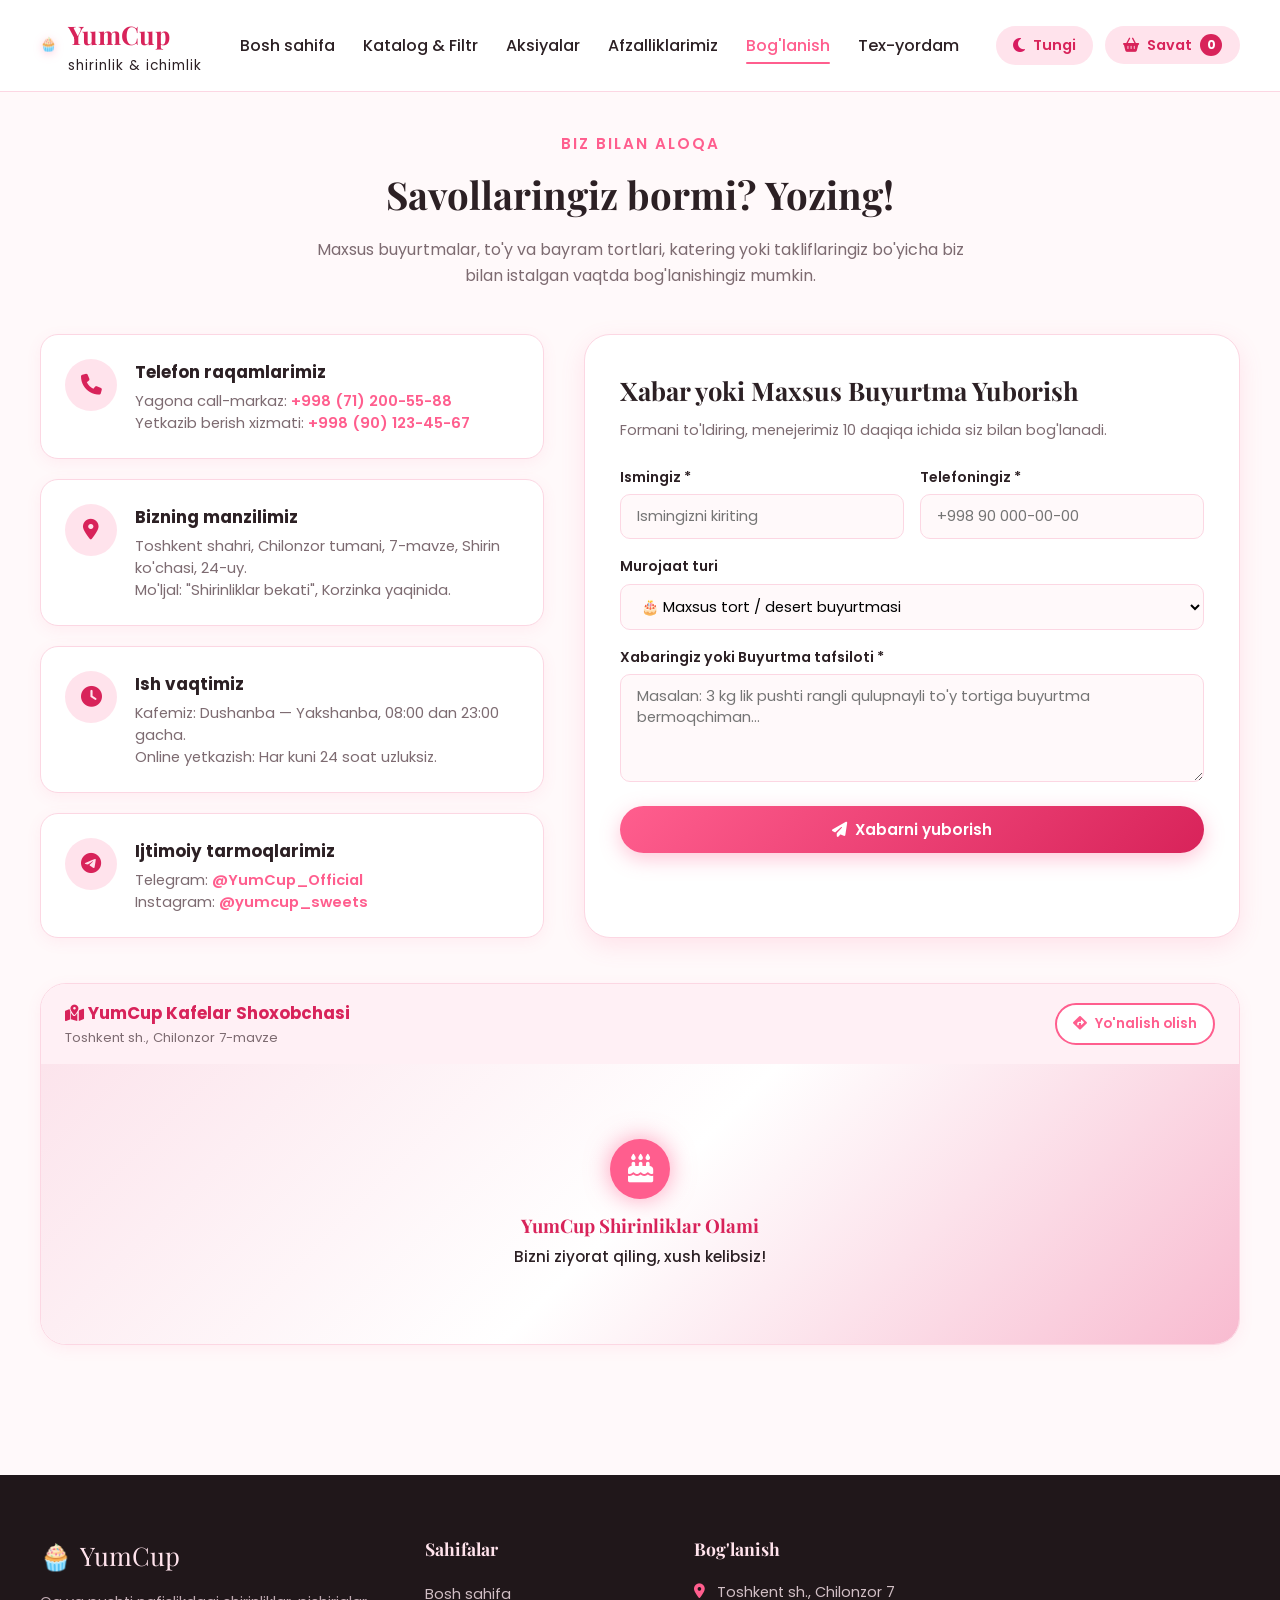
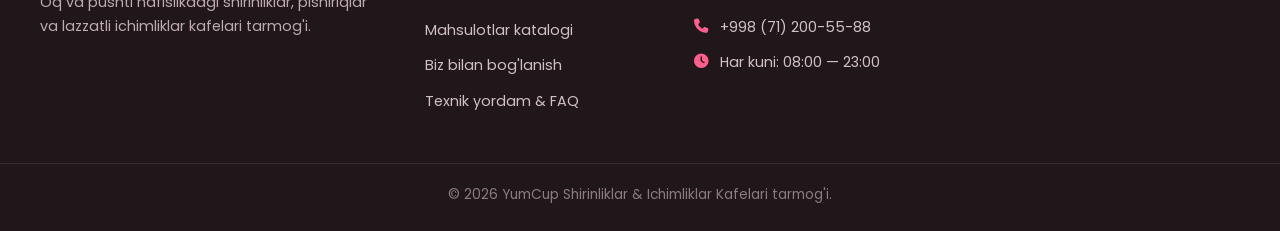
<file: boglanish.html>
<!DOCTYPE html>
<html lang="uz">
<head>
  <meta charset="UTF-8">
  <meta name="viewport" content="width=device-width, initial-scale=1.0">
  <title>YumCup - Biz bilan Bog'lanish</title>
  <link rel="stylesheet" href="style.css">
  <link rel="stylesheet" href="https://cdnjs.cloudflare.com/ajax/libs/font-awesome/6.4.0/css/all.min.css">
  <script>
    (function() {
      const theme = localStorage.getItem('yumcup_theme') || 'light';
      document.documentElement.setAttribute('data-theme', theme);
    })();
  </script>
  <style>
    .contact-layout {
      display: grid;
      grid-template-columns: 1fr 1.3fr;
      gap: 40px;
      margin-top: 40px;
    }

    .contact-info-cards {
      display: flex;
      flex-direction: column;
      gap: 20px;
    }

    .info-card {
      background: var(--pure-white);
      border: 1px solid var(--border-pink);
      border-radius: var(--radius-md);
      padding: 24px;
      display: flex;
      gap: 18px;
      align-items: flex-start;
      box-shadow: var(--shadow-sm);
      transition: var(--transition);
    }

    .info-card:hover {
      transform: translateY(-4px);
      box-shadow: var(--shadow-md);
      border-color: var(--primary-pink);
    }

    .info-icon {
      width: 52px;
      height: 52px;
      background: var(--light-pink);
      color: var(--primary-dark);
      border-radius: 50%;
      display: flex;
      align-items: center;
      justify-content: center;
      font-size: 1.3rem;
      flex-shrink: 0;
    }

    .info-detail h4 {
      font-size: 1.05rem;
      color: var(--text-dark);
      margin-bottom: 4px;
    }

    .info-detail p {
      color: var(--text-muted);
      font-size: 0.92rem;
      line-height: 1.5;
    }

    .info-detail a {
      color: var(--primary-pink);
      font-weight: 600;
    }

    .contact-form-card {
      background: var(--pure-white);
      border: 1px solid var(--border-pink);
      border-radius: var(--radius-lg);
      padding: 35px;
      box-shadow: var(--shadow-md);
    }

    .map-mock-box {
      margin-top: 45px;
      background: var(--pure-white);
      border: 1px solid var(--border-pink);
      border-radius: var(--radius-lg);
      overflow: hidden;
      box-shadow: var(--shadow-sm);
    }

    .map-header {
      padding: 16px 24px;
      background: var(--soft-pink);
      display: flex;
      justify-content: space-between;
      align-items: center;
    }

    .map-visual {
      height: 280px;
      background: linear-gradient(135deg, #fce4ec 0%, #fff 50%, #f8bbd0 100%);
      display: flex;
      flex-direction: column;
      align-items: center;
      justify-content: center;
      text-align: center;
      position: relative;
    }

    .map-pin {
      width: 60px;
      height: 60px;
      background: var(--primary-pink);
      color: white;
      border-radius: 50%;
      display: flex;
      align-items: center;
      justify-content: center;
      font-size: 1.8rem;
      box-shadow: 0 0 25px rgba(255, 94, 142, 0.6);
      animation: pulse 2s infinite;
      margin-bottom: 12px;
    }

    @keyframes pulse {
      0% { transform: scale(1); }
      50% { transform: scale(1.1); }
      100% { transform: scale(1); }
    }

    @media (max-width: 992px) {
      .contact-layout {
        grid-template-columns: 1fr;
      }
    }
  </style>
</head>
<body>

  <!-- ================= NAVBAR ================= -->
  <header class="header">
    <div class="container">
      <a href="index.html" class="logo">
        <span class="logo-icon">🧁</span>
        <div>
          YumCup
          <span>shirinlik & ichimlik</span>
        </div>
      </a>

      <nav class="nav-menu">
        <a href="index.html" class="nav-link">Bosh sahifa</a>
        <a href="filtr.html" class="nav-link">Katalog & Filtr</a>
        <a href="index.html#specialOffer" class="nav-link">Aksiyalar</a>
        <a href="index.html#aboutSection" class="nav-link">Afzalliklarimiz</a>
        <a href="boglanish.html" class="nav-link active">Bog'lanish</a>
        <a href="tex-yordam.html" class="nav-link">Tex-yordam</a>
      </nav>

      <div class="nav-actions">
        <button class="theme-btn" onclick="toggleDarkMode()" id="themeToggle" title="Tungi / Kunduzgi rejim">
          <i class="fa-solid fa-moon"></i>
          <span class="nav-btn-label">Tungi</span>
        </button>
        <button class="cart-btn" onclick="toggleCartDrawer()" title="Xarid savati">
          <i class="fa-solid fa-basket-shopping"></i>
          <span class="nav-btn-label">Savat</span>
          <span class="cart-count">0</span>
        </button>
        <button class="hamburger" onclick="toggleMobileMenu()">
          <i class="fa-solid fa-bars"></i>
        </button>
      </div>
    </div>
  </header>

  <!-- ================= CONTENT ================= -->
  <main class="container" style="padding-top: 40px; padding-bottom: 70px;">
    
    <div class="section-title-wrap" style="text-align: center;">
      <span class="section-subtitle">Biz bilan aloqa</span>
      <h1 class="section-title">Savollaringiz bormi? Yozing!</h1>
      <p class="section-desc">
        Maxsus buyurtmalar, to'y va bayram tortlari, katering yoki takliflaringiz bo'yicha biz bilan istalgan vaqtda bog'lanishingiz mumkin.
      </p>
    </div>

    <div class="contact-layout">
      <!-- ALOQA MA'LUMOTLARI -->
      <div class="contact-info-cards">
        
        <div class="info-card">
          <div class="info-icon">
            <i class="fa-solid fa-phone"></i>
          </div>
          <div class="info-detail">
            <h4>Telefon raqamlarimiz</h4>
            <p>
              Yagona call-markaz: <a href="tel:+998712005588">+998 (71) 200-55-88</a><br>
              Yetkazib berish xizmati: <a href="tel:+998901234567">+998 (90) 123-45-67</a>
            </p>
          </div>
        </div>

        <div class="info-card">
          <div class="info-icon">
            <i class="fa-solid fa-location-dot"></i>
          </div>
          <div class="info-detail">
            <h4>Bizning manzilimiz</h4>
            <p>
              Toshkent shahri, Chilonzor tumani, 7-mavze, Shirin ko'chasi, 24-uy.<br>
              Mo'ljal: "Shirinliklar bekati", Korzinka yaqinida.
            </p>
          </div>
        </div>

        <div class="info-card">
          <div class="info-icon">
            <i class="fa-solid fa-clock"></i>
          </div>
          <div class="info-detail">
            <h4>Ish vaqtimiz</h4>
            <p>
              Kafemiz: Dushanba — Yakshanba, 08:00 dan 23:00 gacha.<br>
              Online yetkazish: Har kuni 24 soat uzluksiz.
            </p>
          </div>
        </div>

        <div class="info-card">
          <div class="info-icon">
            <i class="fa-brands fa-telegram"></i>
          </div>
          <div class="info-detail">
            <h4>Ijtimoiy tarmoqlarimiz</h4>
            <p>
              Telegram: <a href="#">@YumCup_Official</a><br>
              Instagram: <a href="#">@yumcup_sweets</a>
            </p>
          </div>
        </div>

      </div>

      <!-- ALOQA FORMASI -->
      <div class="contact-form-card">
        <h3 class="font-display" style="font-size: 1.6rem; color: var(--text-dark); margin-bottom: 8px;">
          Xabar yoki Maxsus Buyurtma Yuborish
        </h3>
        <p style="color: var(--text-muted); font-size: 0.9rem; margin-bottom: 24px;">
          Formani to'ldiring, menejerimiz 10 daqiqa ichida siz bilan bog'lanadi.
        </p>

        <form id="contactForm" onsubmit="handleContactSubmit(event)">
          <div style="display: grid; grid-template-columns: 1fr 1fr; gap: 16px;">
            <div class="form-group">
              <label class="form-label">Ismingiz *</label>
              <input type="text" id="contactName" class="form-control" placeholder="Ismingizni kiriting" required>
            </div>
            <div class="form-group">
              <label class="form-label">Telefoningiz *</label>
              <input type="tel" id="contactPhone" class="form-control" placeholder="+998 90 000-00-00" required>
            </div>
          </div>

          <div class="form-group">
            <label class="form-label">Murojaat turi</label>
            <select id="contactSubject" class="form-control">
              <option value="buyurtma">🎂 Maxsus tort / desert buyurtmasi</option>
              <option value="katering">☕ Marosim va tadbirlar uchun katering</option>
              <option value="tarkib">🧁 Tarkib va allergenlar bo'yicha savol</option>
              <option value="hamkorlik">🤝 Hamkorlik taklifi</option>
              <option value="boshqa">💬 Boshqa savollar</option>
            </select>
          </div>

          <div class="form-group">
            <label class="form-label">Xabaringiz yoki Buyurtma tafsiloti *</label>
            <textarea id="contactMessage" class="form-control" rows="4" placeholder="Masalan: 3 kg lik pushti rangli qulupnayli to'y tortiga buyurtma bermoqchiman..." required></textarea>
          </div>

          <button type="submit" class="btn btn-primary" style="width: 100%;">
            <i class="fa-solid fa-paper-plane"></i> Xabarni yuborish
          </button>
        </form>
      </div>
    </div>

    <!-- MAP MOCK / XARITA KO'RINIShI -->
    <div class="map-mock-box">
      <div class="map-header">
        <div>
          <strong style="color: var(--primary-dark); font-size: 1.05rem;">
            <i class="fa-solid fa-map-location-dot"></i> YumCup Kafelar Shoxobchasi
          </strong>
          <span style="display: block; font-size: 0.82rem; color: var(--text-muted);">
            Toshkent sh., Chilonzor 7-mavze
          </span>
        </div>
        <a href="https://yandex.uz/maps" target="_blank" class="btn btn-sm btn-outline">
          <i class="fa-solid fa-diamond-turn-right"></i> Yo'nalish olish
        </a>
      </div>
      <div class="map-visual">
        <div class="map-pin">
          <i class="fa-solid fa-cake-candles"></i>
        </div>
        <h3 class="font-display" style="color: var(--primary-dark); margin-bottom: 4px;">YumCup Shirinliklar Olami</h3>
        <p style="color: var(--text-dark); font-weight: 500; font-size: 0.95rem;">Bizni ziyorat qiling, xush kelibsiz!</p>
      </div>
    </div>

  </main>

  <!-- ================= FOOTER ================= -->
  <footer class="footer">
    <div class="container">
      <div>
        <div class="footer-logo"><span>🧁</span> YumCup</div>
        <p class="footer-desc">
          Oq va pushti nafislikdagi shirinliklar, pishiriqlar va lazzatli ichimliklar kafelari tarmog'i.
        </p>
      </div>

      <div>
        <h4 class="footer-title">Sahifalar</h4>
        <ul class="footer-links">
          <li><a href="index.html">Bosh sahifa</a></li>
          <li><a href="filtr.html">Mahsulotlar katalogi</a></li>
          <li><a href="boglanish.html">Biz bilan bog'lanish</a></li>
          <li><a href="tex-yordam.html">Texnik yordam & FAQ</a></li>
        </ul>
      </div>

      <div>
        <h4 class="footer-title">Bog'lanish</h4>
        <ul class="footer-contact">
          <li><i class="fa-solid fa-location-dot"></i> <span>Toshkent sh., Chilonzor 7</span></li>
          <li><i class="fa-solid fa-phone"></i> <span>+998 (71) 200-55-88</span></li>
          <li><i class="fa-solid fa-clock"></i> <span>Har kuni: 08:00 — 23:00</span></li>
        </ul>
      </div>
    </div>
    <div class="footer-bottom">
      &copy; 2026 YumCup Shirinliklar & Ichimliklar Kafelari tarmog'i.
    </div>
  </footer>

  <!-- ================= SEVIMLILAR OFFCANVAS DRAWER ================= -->
  <div class="fav-drawer-overlay" id="favOverlay"></div>
  <aside class="fav-drawer" id="favDrawer">
    <div class="cart-header">
      <h3><i class="fa-solid fa-heart" style="color: #ff3366;"></i> Sevimlilar (<span class="fav-count">0</span>)</h3>
      <button class="modal-close" style="position: static;" onclick="toggleFavDrawer()">&times;</button>
    </div>
    <div class="cart-items" id="favItems">
      <!-- Sevimlilar ro'yxati -->
    </div>
    <div class="cart-footer">
      <button class="btn btn-primary" style="width: 100%; margin-bottom: 10px;" onclick="addAllFavoritesToCart()">
        <i class="fa-solid fa-cart-plus"></i> Barchasini savatga qo'shish
      </button>
      <button class="btn btn-outline" style="width: 100%;" onclick="clearFavorites()">
        <i class="fa-solid fa-trash-can"></i> Ro'yxatni tozalash
      </button>
    </div>
  </aside>

  <!-- MODALLAR & DRAWER -->
  <div class="modal-overlay" id="detailsModal">
    <div class="modal-box" id="modalContent"></div>
  </div>

  <div class="cart-drawer-overlay" id="cartOverlay"></div>
  <aside class="cart-drawer" id="cartDrawer">
    <div class="cart-header">
      <h3><i class="fa-solid fa-basket-shopping text-pink"></i> Savatingiz</h3>
      <button class="modal-close" style="position: static;" onclick="toggleCartDrawer()">&times;</button>
    </div>
    <div class="cart-items" id="cartItems"></div>
    <div class="cart-footer">
      <div class="cart-total-row">
        <span>Jami summa:</span>
        <strong id="cartTotalPrice">0 so'm</strong>
      </div>
      <button class="btn btn-primary" style="width: 100%;" onclick="openCheckoutModal()">
        <i class="fa-solid fa-credit-card"></i> Buyurtma berish
      </button>
    </div>
  </aside>

  <div class="modal-overlay" id="checkoutModal">
    <div class="modal-box">
      <button class="modal-close" onclick="closeCheckoutModal()">&times;</button>
      <div class="modal-body" style="padding: 30px;">
        <h2 class="modal-title font-display" style="text-align: center; margin-bottom: 6px;">🧁 Buyurtmani rasmiylashtirish</h2>
        <form onsubmit="submitOrder(event)">
          <div class="form-group">
            <label class="form-label">Ismingiz *</label>
            <input type="text" id="orderName" class="form-control" required placeholder="Ismingiz">
          </div>
          <div class="form-group">
            <label class="form-label">Telefon raqam *</label>
            <input type="tel" id="orderPhone" class="form-control" required placeholder="+998 90 123 45 67">
          </div>
          <div class="form-group">
            <label class="form-label">Manzil *</label>
            <input type="text" id="orderAddress" class="form-control" required placeholder="Yetkazish manzili">
          </div>
          <div class="form-group">
            <label class="form-label">To'lov turi</label>
            <select id="orderPayment" class="form-control">
              <option value="cash">💵 Qabul qilganda naqd</option>
              <option value="card">💳 Qabul qilganda karta</option>
              <option value="payme">📱 Payme</option>
              <option value="click">📱 Click</option>
            </select>
          </div>
          <div style="background: var(--soft-pink); padding: 12px 16px; border-radius: var(--radius-sm); margin-bottom: 20px; display: flex; justify-content: space-between;">
            <span>Jami to'lov:</span>
            <strong id="checkoutTotalSum" style="color: var(--primary-dark);">0 so'm</strong>
          </div>
          <button type="submit" class="btn btn-primary" style="width: 100%;">Tasdiqlash</button>
        </form>
      </div>
    </div>
  </div>

  <script src="script.js"></script>
  <script>
    function handleContactSubmit(e) {
      e.preventDefault();
      const name = document.getElementById('contactName').value;
      const phone = document.getElementById('contactPhone').value;

      alert(`Hurmatli ${name}! Xabaringiz muvaffaqiyatli qabul qilindi. Operatorlarimiz ${phone} raqamiga tez orada aloqaga chiqishadi.`);
      document.getElementById('contactForm').reset();
      showToast("Xabaringiz yuborildi! Rahmat! 💌");
    }
  </script>
</body>
</html>
</file>
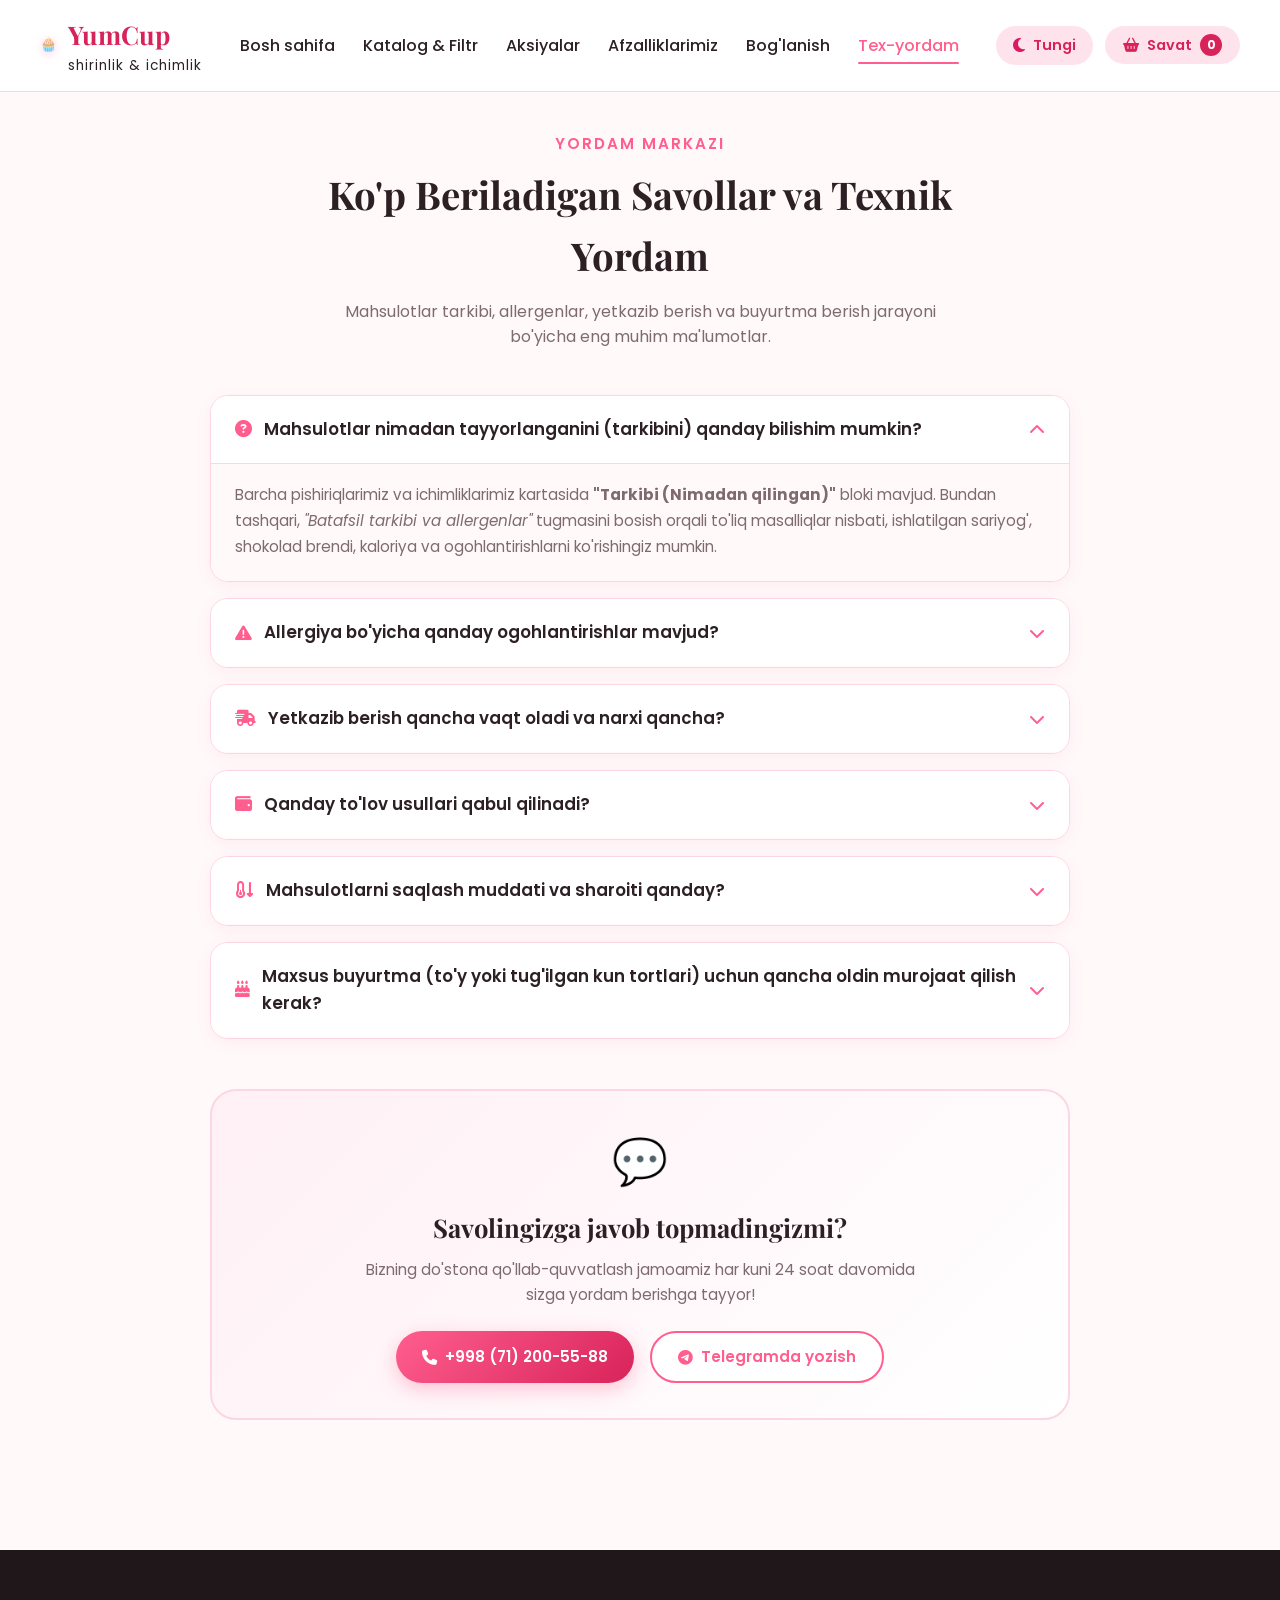
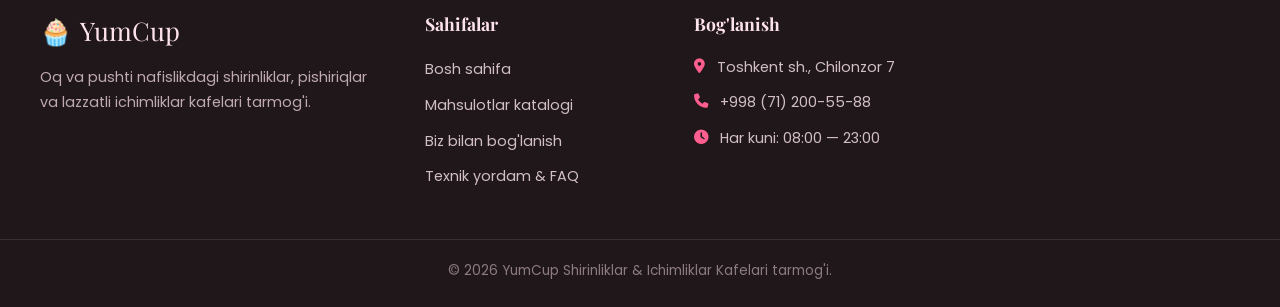
<file: tex-yordam.html>
<!DOCTYPE html>
<html lang="uz">
<head>
  <meta charset="UTF-8">
  <meta name="viewport" content="width=device-width, initial-scale=1.0">
  <title>YumCup - Texnik Yordam va Ko'p Beriladigan Savollar (FAQ)</title>
  <link rel="stylesheet" href="style.css">
  <link rel="stylesheet" href="https://cdnjs.cloudflare.com/ajax/libs/font-awesome/6.4.0/css/all.min.css">
  <script>
    (function() {
      const theme = localStorage.getItem('yumcup_theme') || 'light';
      document.documentElement.setAttribute('data-theme', theme);
    })();
  </script>
  <style>
    .faq-layout {
      max-width: 860px;
      margin: 40px auto 0;
    }

    .accordion-item {
      background: var(--pure-white);
      border: 1px solid var(--border-pink);
      border-radius: var(--radius-md);
      margin-bottom: 16px;
      overflow: hidden;
      box-shadow: var(--shadow-sm);
      transition: var(--transition);
    }

    .accordion-header {
      padding: 20px 24px;
      cursor: pointer;
      display: flex;
      justify-content: space-between;
      align-items: center;
      user-select: none;
      background: var(--pure-white);
      transition: background 0.2s;
    }

    .accordion-header:hover {
      background: var(--soft-pink);
    }

    .accordion-header h4 {
      font-size: 1.05rem;
      color: var(--text-dark);
      display: flex;
      align-items: center;
      gap: 12px;
      font-weight: 600;
    }

    .accordion-icon {
      color: var(--primary-pink);
      transition: transform 0.3s ease;
      font-size: 1rem;
    }

    .accordion-item.active .accordion-icon {
      transform: rotate(180deg);
    }

    .accordion-content {
      padding: 0 24px;
      max-height: 0;
      overflow: hidden;
      transition: max-height 0.35s ease, padding 0.35s ease;
      background: var(--bg-cream);
      border-top: 1px solid transparent;
      color: var(--text-muted);
      font-size: 0.95rem;
      line-height: 1.7;
    }

    .accordion-item.active .accordion-content {
      padding: 18px 24px 22px;
      max-height: 400px;
      border-top-color: var(--border-pink);
    }

    .support-box {
      background: linear-gradient(135deg, #fff0f5 0%, #fff 100%);
      border: 2px solid var(--border-pink);
      border-radius: var(--radius-lg);
      padding: 35px;
      text-align: center;
      margin-top: 50px;
    }

    .support-box h3 {
      font-size: 1.6rem;
      color: var(--text-dark);
      margin-bottom: 10px;
    }

    .support-box p {
      color: var(--text-muted);
      max-width: 550px;
      margin: 0 auto 24px;
      font-size: 0.95rem;
    }

    .support-actions {
      display: flex;
      justify-content: center;
      gap: 16px;
      flex-wrap: wrap;
    }
  </style>
</head>
<body>

  <!-- ================= NAVBAR ================= -->
  <header class="header">
    <div class="container">
      <a href="index.html" class="logo">
        <span class="logo-icon">🧁</span>
        <div>
          YumCup
          <span>shirinlik & ichimlik</span>
        </div>
      </a>

      <nav class="nav-menu">
        <a href="index.html" class="nav-link">Bosh sahifa</a>
        <a href="filtr.html" class="nav-link">Katalog & Filtr</a>
        <a href="index.html#specialOffer" class="nav-link">Aksiyalar</a>
        <a href="index.html#aboutSection" class="nav-link">Afzalliklarimiz</a>
        <a href="boglanish.html" class="nav-link">Bog'lanish</a>
        <a href="tex-yordam.html" class="nav-link active">Tex-yordam</a>
      </nav>

      <div class="nav-actions">
        <button class="theme-btn" onclick="toggleDarkMode()" id="themeToggle" title="Tungi / Kunduzgi rejim">
          <i class="fa-solid fa-moon"></i>
          <span class="nav-btn-label">Tungi</span>
        </button>
        <button class="cart-btn" onclick="toggleCartDrawer()" title="Xarid savati">
          <i class="fa-solid fa-basket-shopping"></i>
          <span class="nav-btn-label">Savat</span>
          <span class="cart-count">0</span>
        </button>
        <button class="hamburger" onclick="toggleMobileMenu()">
          <i class="fa-solid fa-bars"></i>
        </button>
      </div>
    </div>
  </header>

  <!-- ================= FAQ CONTENT ================= -->
  <main class="container" style="padding-top: 40px; padding-bottom: 70px;">
    
    <div class="section-title-wrap">
      <span class="section-subtitle">Yordam markazi</span>
      <h1 class="section-title">Ko'p Beriladigan Savollar va Texnik Yordam</h1>
      <p class="section-desc">
        Mahsulotlar tarkibi, allergenlar, yetkazib berish va buyurtma berish jarayoni bo'yicha eng muhim ma'lumotlar.
      </p>
    </div>

    <div class="faq-layout">

      <!-- SAVOL 1 -->
      <div class="accordion-item active">
        <div class="accordion-header" onclick="toggleAccordion(this)">
          <h4>
            <i class="fa-solid fa-circle-question text-pink"></i>
            Mahsulotlar nimadan tayyorlanganini (tarkibini) qanday bilishim mumkin?
          </h4>
          <i class="fa-solid fa-chevron-down accordion-icon"></i>
        </div>
        <div class="accordion-content">
          Barcha pishiriqlarimiz va ichimliklarimiz kartasida <strong>"Tarkibi (Nimadan qilingan)"</strong> bloki mavjud. Bundan tashqari, <em>"Batafsil tarkibi va allergenlar"</em> tugmasini bosish orqali to'liq masalliqlar nisbati, ishlatilgan sariyog', shokolad brendi, kaloriya va ogohlantirishlarni ko'rishingiz mumkin.
        </div>
      </div>

      <!-- SAVOL 2 -->
      <div class="accordion-item">
        <div class="accordion-header" onclick="toggleAccordion(this)">
          <h4>
            <i class="fa-solid fa-triangle-exclamation text-pink"></i>
            Allergiya bo'yicha qanday ogohlantirishlar mavjud?
          </h4>
          <i class="fa-solid fa-chevron-down accordion-icon"></i>
        </div>
        <div class="accordion-content">
          Biz mijozlarimiz salomatligiga juda e'tiborlimiz. Har bir mahsulotda sut (laktoza), kleykovina (gluten), tuxum va yong'oq (bodom, pista) borligi alohida belgilangan. Agar laktozaga allergiyangiz bo'lsa, ichimliklarimizni jo'xori (oat) yoki bodom suti asosida tayyorlab berishimiz mumkin.
        </div>
      </div>

      <!-- SAVOL 3 -->
      <div class="accordion-item">
        <div class="accordion-header" onclick="toggleAccordion(this)">
          <h4>
            <i class="fa-solid fa-truck-fast text-pink"></i>
            Yetkazib berish qancha vaqt oladi va narxi qancha?
          </h4>
          <i class="fa-solid fa-chevron-down accordion-icon"></i>
        </div>
        <div class="accordion-content">
          Toshkent shahri bo'ylab yetkazib berish muddati 30 daqiqadan 45 daqiqagacha. Standart yetkazib berish narxi 15 000 so'm. Agar buyurtmangiz summasi 150 000 so'mdan oshsa — yetkazib berish mutlaqo <strong>bepul</strong> amalga oshiriladi!
        </div>
      </div>

      <!-- SAVOL 4 -->
      <div class="accordion-item">
        <div class="accordion-header" onclick="toggleAccordion(this)">
          <h4>
            <i class="fa-solid fa-wallet text-pink"></i>
            Qanday to'lov usullari qabul qilinadi?
          </h4>
          <i class="fa-solid fa-chevron-down accordion-icon"></i>
        </div>
        <div class="accordion-content">
          Siz buyurtmangizni o'zingizga qulay usulda to'lashingiz mumkin:
          <ul>
            <li>• Kuryer yetkazganda naqd pul shaklida</li>
            <li>• Kuryer terminali orqali UzCard / Humo / Visa karta bilan</li>
            <li>• Payme yoki Click ilovalari orqali tezkor to'lov</li>
          </ul>
        </div>
      </div>

      <!-- SAVOL 5 -->
      <div class="accordion-item">
        <div class="accordion-header" onclick="toggleAccordion(this)">
          <h4>
            <i class="fa-solid fa-temperature-arrow-down text-pink"></i>
            Mahsulotlarni saqlash muddati va sharoiti qanday?
          </h4>
          <i class="fa-solid fa-chevron-down accordion-icon"></i>
        </div>
        <div class="accordion-content">
          Tortlar va kremli kapkeyklar +2°C dan +6°C gacha bo'lgan haroratda sovutgichda 48 soat davomida saqlanishi kerak. Bodomli kruassanlar va pechenyelar xona haroratida 24 soatgacha o'zining qarsildoq ta'mini saqlab qoladi. Ichimliklar esa tayyorlangan zahoti yangi holida ichish uchun mo'ljallangan.
        </div>
      </div>

      <!-- SAVOL 6 -->
      <div class="accordion-item">
        <div class="accordion-header" onclick="toggleAccordion(this)">
          <h4>
            <i class="fa-solid fa-cake-candles text-pink"></i>
            Maxsus buyurtma (to'y yoki tug'ilgan kun tortlari) uchun qancha oldin murojaat qilish kerak?
          </h4>
          <i class="fa-solid fa-chevron-down accordion-icon"></i>
        </div>
        <div class="accordion-content">
          Murakkab dizayndagi yoki ko'p qavatli bayram tortlari uchun kamida 24-48 soat oldin <a href="boglanish.html" class="text-pink">Bog'lanish sahifasi</a> orqali yoki telefon orqali buyurtma berishingizni tavsiya qilamiz.
        </div>
      </div>

      <!-- YORDAM BLOKI -->
      <div class="support-box">
        <div style="font-size: 2.8rem; margin-bottom: 10px;">💬</div>
        <h3 class="font-display">Savolingizga javob topmadingizmi?</h3>
        <p>Bizning do'stona qo'llab-quvvatlash jamoamiz har kuni 24 soat davomida sizga yordam berishga tayyor!</p>
        <div class="support-actions">
          <a href="tel:+998712005588" class="btn btn-primary">
            <i class="fa-solid fa-phone"></i> +998 (71) 200-55-88
          </a>
          <a href="https://t.me/" target="_blank" class="btn btn-outline">
            <i class="fa-brands fa-telegram"></i> Telegramda yozish
          </a>
        </div>
      </div>

    </div>

  </main>

  <!-- ================= FOOTER ================= -->
  <footer class="footer">
    <div class="container">
      <div>
        <div class="footer-logo"><span>🧁</span> YumCup</div>
        <p class="footer-desc">
          Oq va pushti nafislikdagi shirinliklar, pishiriqlar va lazzatli ichimliklar kafelari tarmog'i.
        </p>
      </div>

      <div>
        <h4 class="footer-title">Sahifalar</h4>
        <ul class="footer-links">
          <li><a href="index.html">Bosh sahifa</a></li>
          <li><a href="filtr.html">Mahsulotlar katalogi</a></li>
          <li><a href="boglanish.html">Biz bilan bog'lanish</a></li>
          <li><a href="tex-yordam.html">Texnik yordam & FAQ</a></li>
        </ul>
      </div>

      <div>
        <h4 class="footer-title">Bog'lanish</h4>
        <ul class="footer-contact">
          <li><i class="fa-solid fa-location-dot"></i> <span>Toshkent sh., Chilonzor 7</span></li>
          <li><i class="fa-solid fa-phone"></i> <span>+998 (71) 200-55-88</span></li>
          <li><i class="fa-solid fa-clock"></i> <span>Har kuni: 08:00 — 23:00</span></li>
        </ul>
      </div>
    </div>
    <div class="footer-bottom">
      &copy; 2026 YumCup Shirinliklar & Ichimliklar Kafelari tarmog'i.
    </div>
  </footer>

  <!-- ================= SEVIMLILAR OFFCANVAS DRAWER ================= -->
  <div class="fav-drawer-overlay" id="favOverlay"></div>
  <aside class="fav-drawer" id="favDrawer">
    <div class="cart-header">
      <h3><i class="fa-solid fa-heart" style="color: #ff3366;"></i> Sevimlilar (<span class="fav-count">0</span>)</h3>
      <button class="modal-close" style="position: static;" onclick="toggleFavDrawer()">&times;</button>
    </div>
    <div class="cart-items" id="favItems">
      <!-- Sevimlilar ro'yxati -->
    </div>
    <div class="cart-footer">
      <button class="btn btn-primary" style="width: 100%; margin-bottom: 10px;" onclick="addAllFavoritesToCart()">
        <i class="fa-solid fa-cart-plus"></i> Barchasini savatga qo'shish
      </button>
      <button class="btn btn-outline" style="width: 100%;" onclick="clearFavorites()">
        <i class="fa-solid fa-trash-can"></i> Ro'yxatni tozalash
      </button>
    </div>
  </aside>

  <!-- MODALLAR & DRAWER -->
  <div class="modal-overlay" id="detailsModal">
    <div class="modal-box" id="modalContent"></div>
  </div>

  <div class="cart-drawer-overlay" id="cartOverlay"></div>
  <aside class="cart-drawer" id="cartDrawer">
    <div class="cart-header">
      <h3><i class="fa-solid fa-basket-shopping text-pink"></i> Savatingiz</h3>
      <button class="modal-close" style="position: static;" onclick="toggleCartDrawer()">&times;</button>
    </div>
    <div class="cart-items" id="cartItems"></div>
    <div class="cart-footer">
      <div class="cart-total-row">
        <span>Jami summa:</span>
        <strong id="cartTotalPrice">0 so'm</strong>
      </div>
      <button class="btn btn-primary" style="width: 100%;" onclick="openCheckoutModal()">
        <i class="fa-solid fa-credit-card"></i> Buyurtma berish
      </button>
    </div>
  </aside>

  <div class="modal-overlay" id="checkoutModal">
    <div class="modal-box">
      <button class="modal-close" onclick="closeCheckoutModal()">&times;</button>
      <div class="modal-body" style="padding: 30px;">
        <h2 class="modal-title font-display" style="text-align: center; margin-bottom: 6px;">🧁 Buyurtmani rasmiylashtirish</h2>
        <form onsubmit="submitOrder(event)">
          <div class="form-group">
            <label class="form-label">Ismingiz *</label>
            <input type="text" id="orderName" class="form-control" required placeholder="Ismingiz">
          </div>
          <div class="form-group">
            <label class="form-label">Telefon raqam *</label>
            <input type="tel" id="orderPhone" class="form-control" required placeholder="+998 90 123 45 67">
          </div>
          <div class="form-group">
            <label class="form-label">Manzil *</label>
            <input type="text" id="orderAddress" class="form-control" required placeholder="Yetkazish manzili">
          </div>
          <div class="form-group">
            <label class="form-label">To'lov turi</label>
            <select id="orderPayment" class="form-control">
              <option value="cash">💵 Qabul qilganda naqd</option>
              <option value="card">💳 Qabul qilganda karta</option>
              <option value="payme">📱 Payme</option>
              <option value="click">📱 Click</option>
            </select>
          </div>
          <div style="background: var(--soft-pink); padding: 12px 16px; border-radius: var(--radius-sm); margin-bottom: 20px; display: flex; justify-content: space-between;">
            <span>Jami to'lov:</span>
            <strong id="checkoutTotalSum" style="color: var(--primary-dark);">0 so'm</strong>
          </div>
          <button type="submit" class="btn btn-primary" style="width: 100%;">Tasdiqlash</button>
        </form>
      </div>
    </div>
  </div>

  <script src="script.js"></script>
  <script>
    function toggleAccordion(headerEl) {
      const item = headerEl.parentElement;
      const isActive = item.classList.contains('active');

      // Boshqalarini yopish
      document.querySelectorAll('.accordion-item').forEach(el => el.classList.remove('active'));

      if (!isActive) {
        item.classList.add('active');
      }
    }
  </script>
</body>
</html>
</file>
<file: style.css>
/* ===================================================
   YumCup - Shirinliklar va Ichimliklar Kafelari
   Ranglar palitrasi: Oq va Pushti (White & Pink Theme)
   =================================================== */

@import url('https://fonts.googleapis.com/css2?family=Playfair+Display:ital,wght@0,600;0,700;1,400&family=Poppins:wght@300;400;500;600;700&display=swap');

:root {
  --primary-pink: #ff5e8e;
  --primary-hover: #fa4378;
  --primary-dark: #d8235a;
  --soft-pink: #fff0f5;
  --light-pink: #ffe3ec;
  --badge-pink: #ffd0de;
  --pure-white: #ffffff;
  --bg-cream: #fff9fa;
  --card-bg: #ffffff;
  --text-dark: #2c2024;
  --text-muted: #7d6b71;
  --text-light: #a8969c;
  --border-pink: #fcd7e3;
  --shadow-sm: 0 4px 15px rgba(255, 94, 142, 0.08);
  --shadow-md: 0 8px 25px rgba(255, 94, 142, 0.14);
  --shadow-lg: 0 15px 35px rgba(255, 94, 142, 0.2);
  --radius-sm: 10px;
  --radius-md: 18px;
  --radius-lg: 26px;
  --transition: all 0.3s cubic-bezier(0.25, 0.8, 0.25, 1);
}

/* ================= DARK MODE VARIABLES ================= */
[data-theme="dark"] {
  --pure-white: #20171d;
  --bg-cream: #140d12;
  --card-bg: #20171d;
  --soft-pink: #2a1d26;
  --light-pink: #382432;
  --badge-pink: #442a3d;
  --text-dark: #fcf1f5;
  --text-muted: #c9b4bd;
  --text-light: #948088;
  --border-pink: #3e2837;
  --shadow-sm: 0 4px 15px rgba(0, 0, 0, 0.45);
  --shadow-md: 0 8px 25px rgba(0, 0, 0, 0.6);
  --shadow-lg: 0 15px 35px rgba(0, 0, 0, 0.75);
}

* {
  margin: 0;
  padding: 0;
  box-sizing: border-box;
}

body {
  font-family: 'Poppins', sans-serif;
  background-color: var(--bg-cream);
  color: var(--text-dark);
  line-height: 1.6;
  overflow-x: hidden;
}

h1, h2, h3, .font-display {
  font-family: 'Playfair Display', serif;
}

a {
  text-decoration: none;
  color: inherit;
  transition: var(--transition);
}

ul {
  list-style: none;
}

button {
  font-family: 'Poppins', sans-serif;
  cursor: pointer;
  border: none;
  outline: none;
  transition: var(--transition);
}

img {
  max-width: 100%;
  display: block;
}

/* ================= CONTAINER & UTILS ================= */
.container {
  max-width: 1240px;
  margin: 0 auto;
  padding: 0 20px;
}

.text-pink {
  color: var(--primary-pink);
}

.bg-pink-light {
  background-color: var(--light-pink);
}

.badge {
  display: inline-block;
  padding: 4px 12px;
  font-size: 0.78rem;
  font-weight: 600;
  border-radius: 50px;
  text-transform: uppercase;
  letter-spacing: 0.5px;
}

.badge-pink {
  background: var(--light-pink);
  color: var(--primary-dark);
}

.badge-hot {
  background: #ff5252;
  color: white;
}

.badge-new {
  background: #4caf50;
  color: white;
}

.btn {
  display: inline-flex;
  align-items: center;
  justify-content: center;
  gap: 8px;
  padding: 12px 26px;
  font-size: 0.95rem;
  font-weight: 600;
  border-radius: 50px;
  transition: var(--transition);
}

.btn-primary {
  background: linear-gradient(135deg, var(--primary-pink), var(--primary-dark));
  color: var(--pure-white);
  box-shadow: 0 6px 20px rgba(255, 94, 142, 0.35);
}

.btn-primary:hover {
  transform: translateY(-2px);
  box-shadow: 0 9px 24px rgba(255, 94, 142, 0.45);
  background: linear-gradient(135deg, var(--primary-hover), var(--primary-dark));
}

.btn-outline {
  background: var(--pure-white);
  color: var(--primary-pink);
  border: 2px solid var(--primary-pink);
}

.btn-outline:hover {
  background: var(--light-pink);
  transform: translateY(-2px);
}

.btn-sm {
  padding: 8px 16px;
  font-size: 0.85rem;
}

.btn-icon {
  width: 42px;
  height: 42px;
  border-radius: 50%;
  padding: 0;
  display: flex;
  align-items: center;
  justify-content: center;
  background: var(--soft-pink);
  color: var(--primary-pink);
}

.btn-icon:hover {
  background: var(--primary-pink);
  color: white;
}

/* ================= HEADER & NAVBAR ================= */
.header {
  position: sticky;
  top: 0;
  left: 0;
  right: 0;
  background: rgba(255, 255, 255, 0.94);
  backdrop-filter: blur(12px);
  border-bottom: 1px solid var(--border-pink);
  z-index: 1000;
  transition: var(--transition);
}

.header .container {
  display: flex;
  align-items: center;
  justify-content: space-between;
  padding: 14px 20px;
}

.logo {
  display: flex;
  align-items: center;
  gap: 10px;
  font-size: 1.6rem;
  font-weight: 700;
  color: var(--primary-dark);
  font-family: 'Playfair Display', serif;
}

.logo-icon {
  font-size: 1.9rem;
  filter: drop-shadow(0 2px 5px rgba(255, 94, 142, 0.3));
}

.logo span {
  color: var(--text-dark);
  font-size: 0.85rem;
  display: block;
  font-family: 'Poppins', sans-serif;
  font-weight: 400;
  letter-spacing: 1px;
}

.nav-menu {
  display: flex;
  align-items: center;
  gap: 28px;
}

.nav-link {
  font-weight: 500;
  color: var(--text-dark);
  position: relative;
  padding: 6px 0;
}

.nav-link:hover, .nav-link.active {
  color: var(--primary-pink);
}

.nav-link::after {
  content: '';
  position: absolute;
  bottom: 0;
  left: 0;
  width: 0%;
  height: 2px;
  background: var(--primary-pink);
  transition: var(--transition);
  border-radius: 2px;
}

.nav-link:hover::after, .nav-link.active::after {
  width: 100%;
}

.nav-actions {
  display: flex;
  align-items: center;
  gap: 12px;
}

.theme-btn {
  position: relative;
  background: var(--light-pink);
  color: var(--primary-dark);
  border-radius: 50px;
  padding: 8px 16px;
  display: inline-flex;
  align-items: center;
  gap: 8px;
  font-weight: 600;
  font-size: 0.9rem;
  transition: var(--transition);
  border: 1px solid transparent;
  cursor: pointer;
}

.theme-btn:hover {
  background: var(--primary-pink);
  color: white;
}

.theme-btn i {
  font-size: 1rem;
  color: #d81b60;
  transition: transform 0.4s ease, color 0.3s ease;
}

.theme-btn:hover i {
  color: white;
  transform: rotate(20deg);
}

[data-theme="dark"] .theme-btn {
  background: #382432;
  color: #ff9cb7;
  border-color: #4a3343;
}

[data-theme="dark"] .theme-btn i {
  color: #ffc107;
}

[data-theme="dark"] .theme-btn:hover {
  background: var(--primary-pink);
  color: white;
}

[data-theme="dark"] .theme-btn:hover i {
  color: white;
}

.fav-btn {
  position: relative;
  background: var(--light-pink);
  color: var(--primary-dark);
  border-radius: 50px;
  padding: 8px 16px;
  display: flex;
  align-items: center;
  gap: 8px;
  font-weight: 600;
  font-size: 0.9rem;
  transition: var(--transition);
}

.fav-btn:hover {
  background: var(--primary-pink);
  color: white;
}

.fav-btn i {
  color: #ff3366;
}

.fav-btn:hover i {
  color: white;
}

.fav-count {
  background: #ff3366;
  color: white;
  min-width: 22px;
  height: 22px;
  border-radius: 50%;
  display: inline-flex;
  align-items: center;
  justify-content: center;
  font-size: 0.75rem;
  font-weight: 700;
  padding: 0 4px;
}

.cart-btn {
  position: relative;
  background: var(--light-pink);
  color: var(--primary-dark);
  border-radius: 50px;
  padding: 8px 18px;
  display: flex;
  align-items: center;
  gap: 8px;
  font-weight: 600;
  font-size: 0.9rem;
}

.cart-btn:hover {
  background: var(--primary-pink);
  color: white;
}

.cart-count {
  background: var(--primary-dark);
  color: white;
  width: 22px;
  height: 22px;
  border-radius: 50%;
  display: inline-flex;
  align-items: center;
  justify-content: center;
  font-size: 0.75rem;
  font-weight: 700;
}

.hamburger {
  display: none;
  font-size: 1.6rem;
  background: none;
  color: var(--primary-dark);
}

/* ================= HERO SECTION ================= */
.hero {
  padding: 70px 0 60px;
  background: linear-gradient(180deg, #fff4f7 0%, var(--bg-cream) 100%);
  position: relative;
  overflow: hidden;
}

.hero::before {
  content: '';
  position: absolute;
  top: -100px;
  right: -80px;
  width: 400px;
  height: 400px;
  border-radius: 50%;
  background: radial-gradient(circle, rgba(255, 182, 193, 0.45) 0%, rgba(255, 240, 245, 0) 70%);
  z-index: 1;
}

.hero .container {
  display: grid;
  grid-template-columns: 1.1fr 0.9fr;
  align-items: center;
  gap: 50px;
  position: relative;
  z-index: 2;
}

.hero-tag {
  display: inline-flex;
  align-items: center;
  gap: 8px;
  background: var(--pure-white);
  padding: 6px 16px;
  border-radius: 30px;
  border: 1px solid var(--border-pink);
  color: var(--primary-dark);
  font-size: 0.88rem;
  font-weight: 600;
  box-shadow: var(--shadow-sm);
  margin-bottom: 20px;
}

.hero-title {
  font-size: 3.2rem;
  line-height: 1.2;
  color: var(--text-dark);
  margin-bottom: 20px;
}

.hero-title span {
  color: var(--primary-pink);
  font-style: italic;
}

.hero-desc {
  font-size: 1.1rem;
  color: var(--text-muted);
  margin-bottom: 30px;
  max-width: 520px;
}

.hero-btns {
  display: flex;
  gap: 16px;
  margin-bottom: 35px;
  flex-wrap: wrap;
}

.hero-features {
  display: flex;
  gap: 25px;
  border-top: 1px solid var(--border-pink);
  padding-top: 25px;
}

.feature-item {
  display: flex;
  align-items: center;
  gap: 10px;
}

.feature-icon {
  font-size: 1.5rem;
  background: var(--light-pink);
  width: 44px;
  height: 44px;
  display: flex;
  align-items: center;
  justify-content: center;
  border-radius: 12px;
}

.feature-text strong {
  display: block;
  font-size: 0.9rem;
  color: var(--text-dark);
}

.feature-text span {
  font-size: 0.78rem;
  color: var(--text-muted);
}

.hero-img-box {
  position: relative;
  display: flex;
  justify-content: center;
}

.hero-img-main {
  width: 100%;
  max-width: 480px;
  height: 460px;
  object-fit: cover;
  border-radius: 30% 70% 70% 30% / 30% 30% 70% 70%;
  box-shadow: var(--shadow-lg);
  border: 8px solid var(--pure-white);
  animation: floatMorph 8s ease-in-out infinite alternate;
}

@keyframes floatMorph {
  0% {
    border-radius: 30% 70% 70% 30% / 30% 30% 70% 70%;
    transform: translateY(0);
  }
  100% {
    border-radius: 60% 40% 30% 70% / 60% 30% 70% 40%;
    transform: translateY(-12px);
  }
}

.floating-badge {
  position: absolute;
  background: var(--pure-white);
  padding: 12px 18px;
  border-radius: var(--radius-md);
  box-shadow: var(--shadow-md);
  display: flex;
  align-items: center;
  gap: 12px;
  border: 1px solid var(--border-pink);
  animation: floatUpDown 4s ease-in-out infinite alternate;
}

.floating-badge.badge-1 {
  top: 20px;
  left: -20px;
}

.floating-badge.badge-2 {
  bottom: 25px;
  right: -10px;
  animation-delay: 2s;
}

@keyframes floatUpDown {
  from { transform: translateY(0); }
  to { transform: translateY(-10px); }
}

.badge-icon {
  font-size: 1.8rem;
}

.badge-info h4 {
  font-size: 0.9rem;
  margin: 0;
  color: var(--text-dark);
}

.badge-info p {
  font-size: 0.78rem;
  color: var(--primary-pink);
  font-weight: 600;
  margin: 0;
}

/* ================= SECTION COMMON ================= */
.section {
  padding: 70px 0;
}

.section-title-wrap {
  text-align: center;
  max-width: 650px;
  margin: 0 auto 45px;
}

.section-subtitle {
  color: var(--primary-pink);
  font-weight: 600;
  font-size: 0.95rem;
  text-transform: uppercase;
  letter-spacing: 2px;
  display: block;
  margin-bottom: 8px;
}

.section-title {
  font-size: 2.4rem;
  color: var(--text-dark);
  margin-bottom: 12px;
}

.section-desc {
  color: var(--text-muted);
  font-size: 1rem;
}

/* ================= CATEGORY TABS & FILTER ================= */
.filter-tabs {
  display: flex;
  justify-content: center;
  gap: 12px;
  margin-bottom: 35px;
  flex-wrap: wrap;
}

.filter-btn {
  padding: 10px 22px;
  background: var(--pure-white);
  border: 1px solid var(--border-pink);
  color: var(--text-muted);
  border-radius: 50px;
  font-size: 0.92rem;
  font-weight: 500;
  display: inline-flex;
  align-items: center;
  gap: 8px;
  transition: var(--transition);
}

.filter-btn:hover {
  border-color: var(--primary-pink);
  color: var(--primary-pink);
}

.filter-btn.active {
  background: var(--primary-pink);
  color: var(--pure-white);
  border-color: var(--primary-pink);
  box-shadow: 0 4px 15px rgba(255, 94, 142, 0.3);
}

.search-sort-bar {
  display: flex;
  align-items: center;
  justify-content: space-between;
  gap: 16px;
  background: var(--pure-white);
  padding: 16px 24px;
  border-radius: var(--radius-md);
  border: 1px solid var(--border-pink);
  box-shadow: var(--shadow-sm);
  margin-bottom: 40px;
  flex-wrap: wrap;
}

.search-input-wrap {
  position: relative;
  flex: 1;
  min-width: 260px;
}

.search-icon {
  position: absolute;
  left: 14px;
  top: 50%;
  transform: translateY(-50%);
  color: var(--text-light);
  font-size: 1rem;
}

.search-input {
  width: 100%;
  padding: 10px 16px 10px 42px;
  border: 1px solid var(--border-pink);
  border-radius: 50px;
  outline: none;
  font-family: 'Poppins', sans-serif;
  font-size: 0.92rem;
  background: var(--bg-cream);
  transition: var(--transition);
}

.search-input:focus {
  border-color: var(--primary-pink);
  background: white;
  box-shadow: 0 0 0 3px rgba(255, 94, 142, 0.15);
}

.sort-select {
  padding: 10px 18px;
  border: 1px solid var(--border-pink);
  border-radius: 50px;
  background: var(--bg-cream);
  font-family: 'Poppins', sans-serif;
  font-size: 0.9rem;
  color: var(--text-dark);
  outline: none;
  cursor: pointer;
}

.sort-select:focus {
  border-color: var(--primary-pink);
}

/* ================= PRODUCT GRID & CARD ================= */
.products-grid {
  display: grid;
  grid-template-columns: repeat(auto-fill, minmax(280px, 1fr));
  gap: 30px;
}

.product-card {
  background: var(--pure-white);
  border-radius: var(--radius-md);
  overflow: hidden;
  border: 1px solid var(--border-pink);
  box-shadow: var(--shadow-sm);
  transition: var(--transition);
  display: flex;
  flex-direction: column;
  position: relative;
}

.product-card:hover {
  transform: translateY(-6px);
  box-shadow: var(--shadow-lg);
  border-color: var(--primary-pink);
}

.product-img-box {
  position: relative;
  height: 220px;
  overflow: hidden;
  background: var(--soft-pink);
}

.product-img {
  width: 100%;
  height: 100%;
  object-fit: cover;
  transition: transform 0.5s ease;
}

.product-card:hover .product-img {
  transform: scale(1.08);
}

.product-badges {
  position: absolute;
  top: 12px;
  left: 12px;
  display: flex;
  flex-direction: column;
  gap: 6px;
  z-index: 2;
}

.product-fav-btn {
  position: absolute;
  top: 12px;
  right: 12px;
  width: 36px;
  height: 36px;
  border-radius: 50%;
  background: rgba(255, 255, 255, 0.95);
  color: var(--text-muted);
  display: flex;
  align-items: center;
  justify-content: center;
  font-size: 1.05rem;
  box-shadow: var(--shadow-sm);
  z-index: 2;
  transition: var(--transition);
}

.product-fav-btn:hover {
  color: #ff3366;
  background: white;
  transform: scale(1.1);
}

.product-fav-btn.active {
  color: #ff3366 !important;
  background: white !important;
  transform: scale(1.15);
  box-shadow: 0 4px 12px rgba(255, 51, 102, 0.35);
}

.product-fav-btn.active i {
  color: #ff3366 !important;
  animation: heartPulse 0.35s ease-out;
}

@keyframes heartPulse {
  0% { transform: scale(0.8); }
  50% { transform: scale(1.35); }
  100% { transform: scale(1); }
}

.product-content {
  padding: 20px;
  display: flex;
  flex-direction: column;
  flex-grow: 1;
}

.product-meta {
  display: flex;
  align-items: center;
  justify-content: space-between;
  margin-bottom: 8px;
}

.product-cat {
  font-size: 0.8rem;
  color: var(--primary-pink);
  font-weight: 600;
  text-transform: uppercase;
  letter-spacing: 0.5px;
}

.product-rating {
  font-size: 0.85rem;
  color: #ff9800;
  display: flex;
  align-items: center;
  gap: 4px;
  font-weight: 600;
}

.product-title {
  font-size: 1.25rem;
  color: var(--text-dark);
  margin-bottom: 10px;
  line-height: 1.35;
}

/* Tarkibi (Ingredients Box in Card) */
.product-ingredients-preview {
  background: var(--soft-pink);
  border-left: 3px solid var(--primary-pink);
  padding: 10px 12px;
  border-radius: 0 var(--radius-sm) var(--radius-sm) 0;
  margin-bottom: 14px;
}

.ingredients-title {
  font-size: 0.78rem;
  font-weight: 700;
  color: var(--primary-dark);
  display: flex;
  align-items: center;
  gap: 5px;
  margin-bottom: 4px;
  text-transform: uppercase;
}

.ingredients-text {
  font-size: 0.82rem;
  color: var(--text-muted);
  line-height: 1.4;
  display: -webkit-box;
  -webkit-line-clamp: 2;
  -webkit-box-orient: vertical;
  overflow: hidden;
}

.ingredient-more-link {
  font-size: 0.76rem;
  color: var(--primary-pink);
  font-weight: 600;
  display: inline-block;
  margin-top: 4px;
  cursor: pointer;
}

.ingredient-more-link:hover {
  text-decoration: underline;
}

.product-extra-info {
  display: flex;
  gap: 12px;
  font-size: 0.78rem;
  color: var(--text-light);
  margin-bottom: 16px;
}

.product-footer {
  margin-top: auto;
  display: flex;
  align-items: center;
  justify-content: space-between;
  padding-top: 14px;
  border-top: 1px solid var(--border-pink);
}

.product-price {
  font-size: 1.3rem;
  font-weight: 700;
  color: var(--primary-dark);
}

.product-price small {
  font-size: 0.8rem;
  font-weight: 400;
  color: var(--text-muted);
}

.add-cart-btn {
  background: var(--light-pink);
  color: var(--primary-dark);
  border-radius: 50px;
  padding: 8px 16px;
  font-size: 0.88rem;
  font-weight: 600;
  display: flex;
  align-items: center;
  gap: 6px;
}

.add-cart-btn:hover {
  background: var(--primary-pink);
  color: white;
}

/* ================= SPECIAL BANNER / COMBO ================= */
.special-section {
  background: linear-gradient(135deg, #ffeef4 0%, #fff 50%, #ffe6ef 100%);
  position: relative;
  border-top: 1px solid var(--border-pink);
  border-bottom: 1px solid var(--border-pink);
}

.special-card {
  display: grid;
  grid-template-columns: 1fr 1fr;
  align-items: center;
  gap: 40px;
  background: var(--pure-white);
  border-radius: var(--radius-lg);
  padding: 40px;
  box-shadow: var(--shadow-md);
  border: 1px solid var(--border-pink);
}

.special-content h3 {
  font-size: 2.2rem;
  color: var(--text-dark);
  margin: 12px 0;
}

.special-content p {
  color: var(--text-muted);
  margin-bottom: 20px;
}

.combo-items {
  display: flex;
  gap: 14px;
  margin-bottom: 25px;
}

.combo-badge {
  background: var(--soft-pink);
  border: 1px dashed var(--primary-pink);
  padding: 8px 14px;
  border-radius: var(--radius-sm);
  font-size: 0.85rem;
  color: var(--primary-dark);
  font-weight: 600;
}

.special-price-wrap {
  display: flex;
  align-items: center;
  gap: 16px;
  margin-bottom: 24px;
}

.old-price {
  font-size: 1.1rem;
  text-decoration: line-through;
  color: var(--text-light);
}

.new-price {
  font-size: 1.8rem;
  font-weight: 700;
  color: var(--primary-dark);
}

.special-img-box {
  position: relative;
}

.special-img {
  border-radius: var(--radius-md);
  box-shadow: var(--shadow-md);
  height: 340px;
  width: 100%;
  object-fit: cover;
}

/* ================= REVIEWS SECTION ================= */
.reviews-grid {
  display: grid;
  grid-template-columns: repeat(auto-fit, minmax(300px, 1fr));
  gap: 25px;
}

.review-card {
  background: var(--pure-white);
  padding: 28px;
  border-radius: var(--radius-md);
  border: 1px solid var(--border-pink);
  box-shadow: var(--shadow-sm);
  transition: var(--transition);
}

.review-card:hover {
  transform: translateY(-4px);
  box-shadow: var(--shadow-md);
}

.review-stars {
  color: #ff9800;
  margin-bottom: 12px;
  font-size: 1rem;
}

.review-text {
  font-style: italic;
  color: var(--text-muted);
  font-size: 0.95rem;
  margin-bottom: 20px;
}

.reviewer {
  display: flex;
  align-items: center;
  gap: 14px;
}

.reviewer-avatar {
  width: 48px;
  height: 48px;
  border-radius: 50%;
  object-fit: cover;
  border: 2px solid var(--primary-pink);
}

.reviewer-info h4 {
  font-size: 0.95rem;
  color: var(--text-dark);
}

.reviewer-info span {
  font-size: 0.8rem;
  color: var(--text-light);
}

/* ================= ABOUT / ADVANTAGES ================= */
.advantages-grid {
  display: grid;
  grid-template-columns: repeat(auto-fit, minmax(240px, 1fr));
  gap: 25px;
}

.advantage-card {
  background: var(--pure-white);
  padding: 30px 24px;
  border-radius: var(--radius-md);
  border: 1px solid var(--border-pink);
  text-align: center;
  transition: var(--transition);
}

.advantage-card:hover {
  transform: translateY(-5px);
  border-color: var(--primary-pink);
  box-shadow: var(--shadow-md);
}

.advantage-icon {
  width: 64px;
  height: 64px;
  background: var(--soft-pink);
  color: var(--primary-pink);
  font-size: 2rem;
  border-radius: 50%;
  display: flex;
  align-items: center;
  justify-content: center;
  margin: 0 auto 18px;
}

.advantage-card h3 {
  font-size: 1.15rem;
  color: var(--text-dark);
  margin-bottom: 10px;
}

.advantage-card p {
  font-size: 0.88rem;
  color: var(--text-muted);
}

/* ================= FOOTER ================= */
.footer {
  background: #20171a;
  color: #fff;
  padding: 60px 0 25px;
  margin-top: 60px;
}

.footer .container {
  display: grid;
  grid-template-columns: 1.5fr 1fr 1fr 1.2fr;
  gap: 40px;
  margin-bottom: 40px;
}

.footer-logo {
  font-size: 1.6rem;
  color: var(--light-pink);
  font-family: 'Playfair Display', serif;
  display: flex;
  align-items: center;
  gap: 8px;
  margin-bottom: 14px;
}

.footer-desc {
  color: #bfaab2;
  font-size: 0.9rem;
  margin-bottom: 20px;
  line-height: 1.7;
}

.footer-title {
  font-size: 1.1rem;
  color: var(--light-pink);
  margin-bottom: 18px;
  font-family: 'Playfair Display', serif;
}

.footer-links li {
  margin-bottom: 10px;
}

.footer-links a {
  color: #d1bfc5;
  font-size: 0.9rem;
}

.footer-links a:hover {
  color: var(--primary-pink);
  padding-left: 5px;
}

.footer-contact li {
  display: flex;
  align-items: flex-start;
  gap: 12px;
  color: #d1bfc5;
  font-size: 0.9rem;
  margin-bottom: 12px;
}

.footer-contact i {
  color: var(--primary-pink);
  margin-top: 3px;
}

.footer-bottom {
  border-top: 1px solid rgba(255, 255, 255, 0.1);
  padding-top: 20px;
  text-align: center;
  color: #8c7b81;
  font-size: 0.85rem;
}

/* ================= MODAL (TARKIBI / INGREDIENTS) ================= */
.modal-overlay {
  position: fixed;
  top: 0;
  left: 0;
  width: 100%;
  height: 100%;
  background: rgba(0, 0, 0, 0.55);
  backdrop-filter: blur(4px);
  z-index: 2000;
  display: none;
  align-items: center;
  justify-content: center;
  padding: 20px;
  opacity: 0;
  transition: opacity 0.3s ease;
}

.modal-overlay.active {
  display: flex;
  opacity: 1;
}

.modal-box {
  background: var(--pure-white);
  border-radius: var(--radius-lg);
  max-width: 640px;
  width: 100%;
  max-height: 90vh;
  overflow-y: auto;
  box-shadow: var(--shadow-lg);
  position: relative;
  border: 2px solid var(--border-pink);
  animation: modalPop 0.35s cubic-bezier(0.175, 0.885, 0.32, 1.275);
}

@keyframes modalPop {
  from {
    transform: scale(0.85);
    opacity: 0;
  }
  to {
    transform: scale(1);
    opacity: 1;
  }
}

.modal-close {
  position: absolute;
  top: 16px;
  right: 16px;
  width: 36px;
  height: 36px;
  border-radius: 50%;
  background: var(--soft-pink);
  color: var(--primary-dark);
  font-size: 1.2rem;
  display: flex;
  align-items: center;
  justify-content: center;
  z-index: 10;
}

.modal-close:hover {
  background: var(--primary-pink);
  color: white;
}

.modal-header-img {
  height: 240px;
  width: 100%;
  object-fit: cover;
  border-radius: var(--radius-lg) var(--radius-lg) 0 0;
}

.modal-body {
  padding: 26px 30px;
}

.modal-title {
  font-size: 1.6rem;
  color: var(--text-dark);
  margin-bottom: 6px;
}

.modal-price-tag {
  font-size: 1.3rem;
  font-weight: 700;
  color: var(--primary-pink);
  margin-bottom: 20px;
}

.modal-section {
  margin-bottom: 20px;
}

.modal-section-title {
  font-size: 0.95rem;
  font-weight: 700;
  color: var(--primary-dark);
  text-transform: uppercase;
  letter-spacing: 0.5px;
  margin-bottom: 8px;
  display: flex;
  align-items: center;
  gap: 8px;
}

.modal-ingredients-list {
  background: var(--soft-pink);
  border: 1px solid var(--border-pink);
  border-radius: var(--radius-sm);
  padding: 16px;
  color: var(--text-dark);
  line-height: 1.7;
  font-size: 0.92rem;
}

.modal-chips {
  display: flex;
  gap: 10px;
  flex-wrap: wrap;
  margin-top: 12px;
}

.modal-chip {
  background: white;
  border: 1px solid var(--border-pink);
  padding: 6px 14px;
  border-radius: 20px;
  font-size: 0.8rem;
  font-weight: 600;
  color: var(--text-muted);
}

.allergen-warning {
  background: #fff3e0;
  border-left: 4px solid #ff9800;
  padding: 12px 16px;
  border-radius: 0 var(--radius-sm) var(--radius-sm) 0;
  font-size: 0.85rem;
  color: #bf360c;
  margin-top: 15px;
}

.modal-actions {
  display: flex;
  gap: 12px;
  margin-top: 25px;
}

/* ================= CART & FAVORITES OFFCANVAS DRAWERS ================= */
.cart-drawer-overlay,
.fav-drawer-overlay {
  position: fixed;
  top: 0;
  left: 0;
  width: 100%;
  height: 100%;
  background: rgba(0, 0, 0, 0.45);
  backdrop-filter: blur(3px);
  z-index: 2500;
  display: none;
  opacity: 0;
  transition: opacity 0.3s ease;
}

.cart-drawer-overlay.active,
.fav-drawer-overlay.active {
  display: block;
  opacity: 1;
}

.cart-drawer,
.fav-drawer {
  position: fixed;
  top: 0;
  right: -450px;
  width: 100%;
  max-width: 420px;
  height: 100%;
  background: var(--pure-white);
  box-shadow: -5px 0 25px rgba(0, 0, 0, 0.15);
  z-index: 2600;
  display: flex;
  flex-direction: column;
  transition: right 0.35s cubic-bezier(0.25, 0.8, 0.25, 1);
}

.cart-drawer.active,
.fav-drawer.active {
  right: 0;
}

.cart-header {
  padding: 20px 24px;
  border-bottom: 1px solid var(--border-pink);
  display: flex;
  align-items: center;
  justify-content: space-between;
  background: var(--soft-pink);
}

.cart-header h3 {
  font-size: 1.25rem;
  color: var(--primary-dark);
}

.cart-items {
  flex-grow: 1;
  overflow-y: auto;
  padding: 20px;
  display: flex;
  flex-direction: column;
  gap: 16px;
}

.cart-empty {
  text-align: center;
  padding: 50px 20px;
  color: var(--text-muted);
}

.cart-empty i {
  font-size: 3.5rem;
  color: var(--border-pink);
  margin-bottom: 15px;
  display: block;
}

.cart-item {
  display: flex;
  gap: 14px;
  background: var(--bg-cream);
  padding: 12px;
  border-radius: var(--radius-sm);
  border: 1px solid var(--border-pink);
  align-items: center;
}

.cart-item-img {
  width: 65px;
  height: 65px;
  object-fit: cover;
  border-radius: var(--radius-sm);
}

.cart-item-details {
  flex-grow: 1;
}

.cart-item-name {
  font-size: 0.92rem;
  font-weight: 600;
  color: var(--text-dark);
  margin-bottom: 4px;
}

.cart-item-price {
  font-size: 0.88rem;
  color: var(--primary-pink);
  font-weight: 700;
}

.cart-qty-control {
  display: flex;
  align-items: center;
  gap: 8px;
  margin-top: 6px;
}

.qty-btn {
  width: 24px;
  height: 24px;
  background: white;
  border: 1px solid var(--border-pink);
  border-radius: 50%;
  display: flex;
  align-items: center;
  justify-content: center;
  font-size: 0.8rem;
  color: var(--text-dark);
}

.qty-btn:hover {
  background: var(--primary-pink);
  color: white;
}

.qty-count {
  font-size: 0.88rem;
  font-weight: 600;
  min-width: 18px;
  text-align: center;
}

.cart-item-remove {
  background: none;
  color: #ff5252;
  font-size: 1.1rem;
  padding: 6px;
}

.cart-footer {
  padding: 20px 24px;
  border-top: 1px solid var(--border-pink);
  background: var(--soft-pink);
}

.cart-total-row {
  display: flex;
  justify-content: space-between;
  align-items: center;
  margin-bottom: 16px;
  font-size: 1.1rem;
}

.cart-total-row strong {
  color: var(--primary-dark);
  font-size: 1.3rem;
}

/* ================= TOAST NOTIFICATION ================= */
.toast-container {
  position: fixed;
  bottom: 25px;
  right: 25px;
  z-index: 3000;
  display: flex;
  flex-direction: column;
  gap: 10px;
}

.toast {
  background: var(--pure-white);
  border: 1px solid var(--border-pink);
  border-left: 5px solid var(--primary-pink);
  box-shadow: var(--shadow-lg);
  padding: 14px 20px;
  border-radius: var(--radius-sm);
  display: flex;
  align-items: center;
  gap: 12px;
  font-size: 0.92rem;
  font-weight: 500;
  color: var(--text-dark);
  animation: toastIn 0.3s ease;
  min-width: 280px;
}

@keyframes toastIn {
  from {
    transform: translateX(100%);
    opacity: 0;
  }
  to {
    transform: translateX(0);
    opacity: 1;
  }
}

/* ================= CHECKOUT MODAL ================= */
.form-group {
  margin-bottom: 16px;
}

.form-label {
  display: block;
  font-size: 0.88rem;
  font-weight: 600;
  color: var(--text-dark);
  margin-bottom: 6px;
}

.form-control {
  width: 100%;
  padding: 11px 16px;
  border: 1px solid var(--border-pink);
  border-radius: var(--radius-sm);
  font-family: 'Poppins', sans-serif;
  font-size: 0.92rem;
  background: var(--bg-cream);
  outline: none;
  transition: var(--transition);
}

.form-control:focus {
  border-color: var(--primary-pink);
  background: white;
  box-shadow: 0 0 0 3px rgba(255, 94, 142, 0.15);
}

textarea.form-control {
  resize: vertical;
  min-height: 90px;
}

/* ================= RESPONSIVE ================= */
@media (max-width: 992px) {
  .hero .container {
    grid-template-columns: 1fr;
    text-align: center;
  }
  .hero-tag {
    margin: 0 auto 20px;
  }
  .hero-desc {
    margin: 0 auto 30px;
  }
  .hero-btns {
    justify-content: center;
  }
  .hero-features {
    justify-content: center;
  }
  .special-card {
    grid-template-columns: 1fr;
  }
  .footer .container {
    grid-template-columns: 1fr 1fr;
  }
}

@media (max-width: 768px) {
  .nav-btn-label {
    display: none;
  }
  .fav-btn, .cart-btn {
    padding: 7px 11px;
    gap: 5px;
  }
  .nav-menu {
    position: fixed;
    top: 72px;
    left: -100%;
    width: 100%;
    height: calc(100vh - 72px);
    background: white;
    flex-direction: column;
    padding: 30px;
    gap: 20px;
    transition: left 0.3s ease;
    box-shadow: var(--shadow-md);
  }
  .nav-menu.active {
    left: 0;
  }
  .hamburger {
    display: block;
  }
  .hero-title {
    font-size: 2.3rem;
  }
  .footer .container {
    grid-template-columns: 1fr;
  }
  .search-sort-bar {
    flex-direction: column;
    align-items: stretch;
  }
  .hero-features {
    flex-direction: column;
    align-items: center;
  }
}

/* ================= DARK MODE EXPLICIT COMPONENT STYLES ================= */
[data-theme="dark"] .header {
  background: rgba(32, 23, 29, 0.95);
  border-bottom-color: var(--border-pink);
}

[data-theme="dark"] .logo span {
  color: var(--text-muted);
}

[data-theme="dark"] .nav-link {
  color: var(--text-dark);
}

[data-theme="dark"] .hero {
  background: linear-gradient(180deg, #261621 0%, var(--bg-cream) 100%);
}

[data-theme="dark"] .hero::before {
  background: radial-gradient(circle, rgba(255, 94, 142, 0.15) 0%, rgba(20, 13, 18, 0) 70%);
}

[data-theme="dark"] .hero-img-main {
  border-color: #2b1c26;
}

[data-theme="dark"] .floating-badge {
  background: #22181f;
  border-color: var(--border-pink);
}

[data-theme="dark"] .special-section {
  background: linear-gradient(135deg, #281722 0%, #170d13 50%, #281722 100%);
  border-color: var(--border-pink);
}

[data-theme="dark"] .section-reviews {
  background: #1c131a !important;
}

[data-theme="dark"] .review-card {
  background: var(--pure-white);
  border-color: var(--border-pink);
}

[data-theme="dark"] .search-input,
[data-theme="dark"] .sort-select,
[data-theme="dark"] .form-control {
  background: #281b24;
  color: #fcf1f5;
  border-color: #3e2837;
}

[data-theme="dark"] .search-input:focus,
[data-theme="dark"] .form-control:focus {
  background: #30202c;
  border-color: var(--primary-pink);
}

[data-theme="dark"] .product-card {
  background: var(--pure-white);
  border-color: var(--border-pink);
}

[data-theme="dark"] .product-ingredients-preview {
  background: #291c25;
}

[data-theme="dark"] .product-fav-btn {
  background: rgba(45, 30, 40, 0.95);
  color: var(--text-muted);
}

[data-theme="dark"] .product-fav-btn.active {
  background: #331f2d !important;
}

[data-theme="dark"] .modal-box {
  background: #20171d;
  border-color: var(--border-pink);
}

[data-theme="dark"] .modal-ingredients-list {
  background: #291c25;
  border-color: var(--border-pink);
}

[data-theme="dark"] .modal-chip {
  background: #281b24;
  border-color: var(--border-pink);
  color: #fcf1f5;
}

[data-theme="dark"] .allergen-warning {
  background: #3b2414;
  color: #ffb74d;
  border-left-color: #ff9800;
}

[data-theme="dark"] .cart-drawer,
[data-theme="dark"] .fav-drawer {
  background: #20171d;
}

[data-theme="dark"] .cart-header,
[data-theme="dark"] .cart-footer {
  background: #291c25;
  border-color: var(--border-pink);
}

[data-theme="dark"] .cart-item {
  background: #261a22;
  border-color: var(--border-pink);
}

[data-theme="dark"] .qty-btn {
  background: #382432;
  color: #fcf1f5;
  border-color: var(--border-pink);
}

[data-theme="dark"] .accordion-header {
  background: var(--pure-white);
}

[data-theme="dark"] .accordion-header:hover {
  background: #2a1d26;
}

[data-theme="dark"] .accordion-content {
  background: #1a1117;
}

[data-theme="dark"] .support-box {
  background: linear-gradient(135deg, #2c1a26 0%, #1c1118 100%);
  border-color: var(--border-pink);
}

[data-theme="dark"] .info-card,
[data-theme="dark"] .contact-form-card,
[data-theme="dark"] .map-mock-box,
[data-theme="dark"] .filter-sidebar {
  background: var(--pure-white);
  border-color: var(--border-pink);
}

[data-theme="dark"] .map-header {
  background: #291c25;
}

[data-theme="dark"] .map-visual {
  background: linear-gradient(135deg, #2d1825 0%, #1c1017 50%, #2d1825 100%);
}

[data-theme="dark"] .ingredient-chip {
  background: #291c25;
  color: #fcf1f5;
  border-color: var(--border-pink);
}

[data-theme="dark"] .ingredient-chip.active {
  background: var(--primary-pink);
  color: white;
}

[data-theme="dark"] .toast {
  background: #261a22;
  color: #fcf1f5;
  border-color: var(--border-pink);
}

[data-theme="dark"] .filter-btn {
  background: var(--pure-white);
  color: var(--text-muted);
  border-color: var(--border-pink);
}

[data-theme="dark"] .filter-btn.active {
  background: var(--primary-pink);
  color: white;
}

[data-theme="dark"] .btn-outline {
  background: transparent;
  color: #ff7597;
  border-color: #ff7597;
}

[data-theme="dark"] .btn-outline:hover {
  background: var(--light-pink);
}

[data-theme="dark"] .nav-menu {
  background: #20171d;
}
</file>
